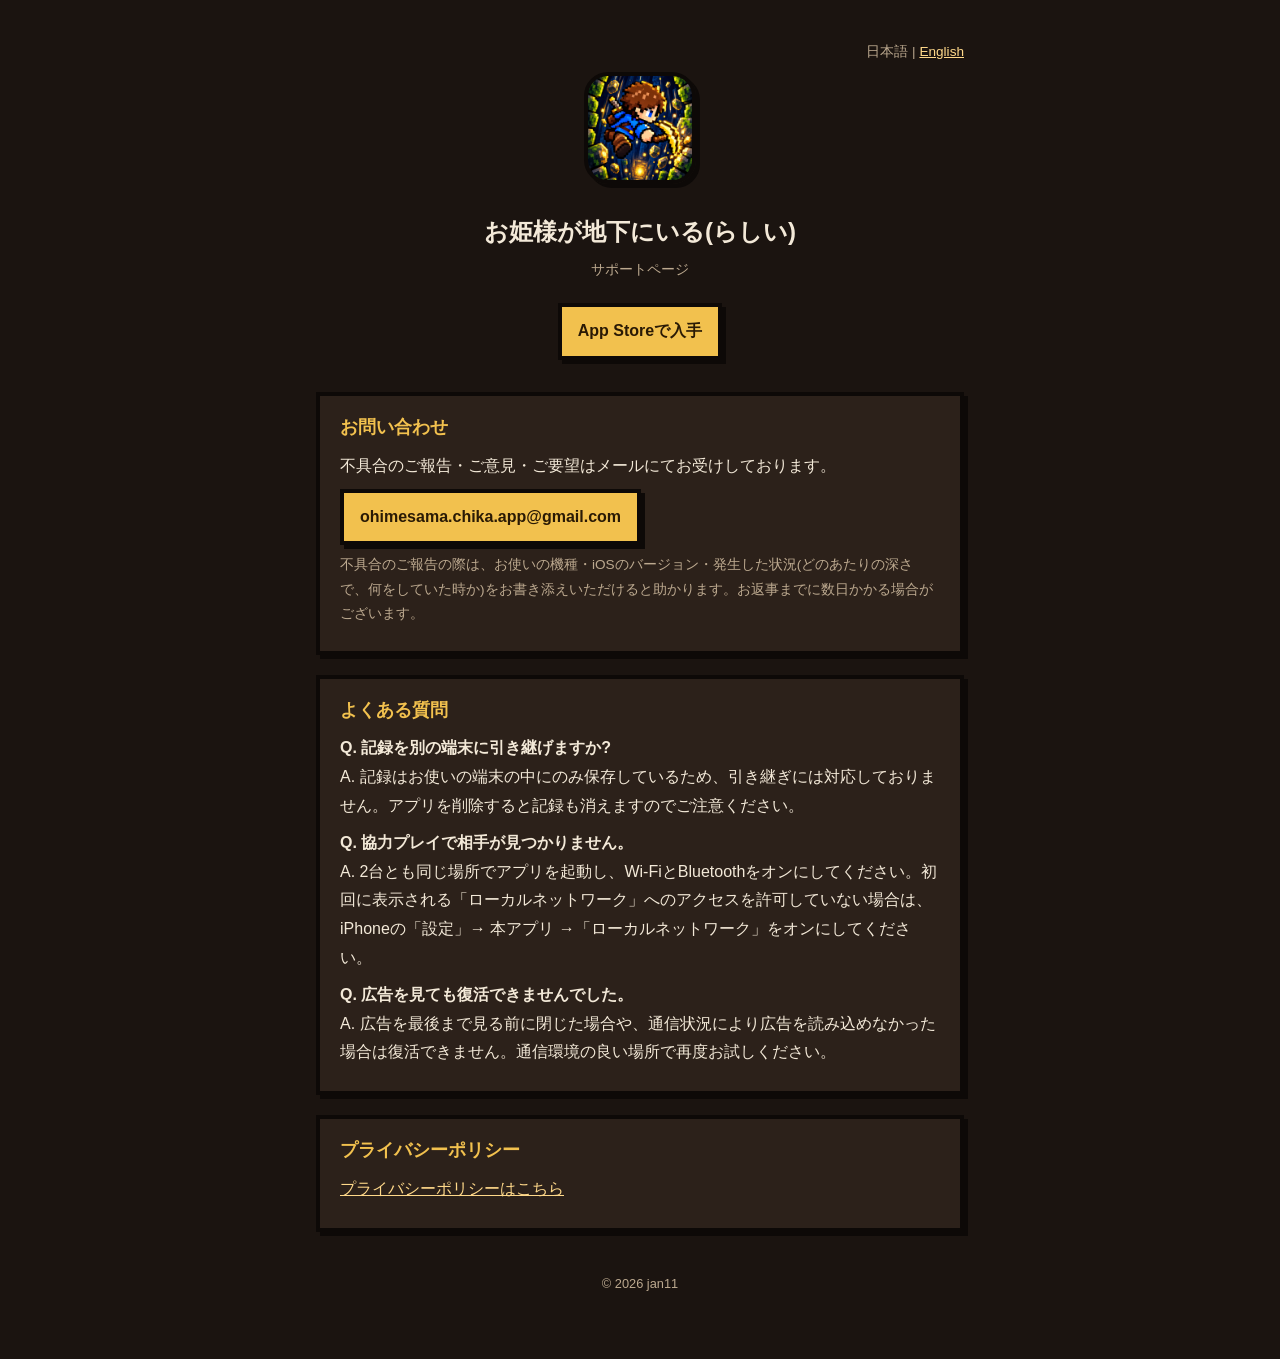
<file: index.html>
<!DOCTYPE html>
<html lang="ja">
<head>
  <meta charset="UTF-8">
  <meta name="viewport" content="width=device-width, initial-scale=1">
  <title>お姫様が地下にいる(らしい) サポート</title>
  <link rel="stylesheet" href="style.css">
</head>
<body>
<main>
  <p class="lang">日本語 | <a href="en/">English</a></p>
  <header>
    <img src="icon.png" alt="アプリアイコン">
    <h1>お姫様が地下にいる(らしい)</h1>
    <p class="sub">サポートページ</p>
    <p><a class="store" href="https://apps.apple.com/jp/app/id6816427554">App Storeで入手</a></p>
  </header>

  <section>
    <h2>お問い合わせ</h2>
    <p>不具合のご報告・ご意見・ご要望はメールにてお受けしております。</p>
    <p><a class="mail" href="mailto:ohimesama.chika.app@gmail.com">ohimesama.chika.app@gmail.com</a></p>
    <p class="note">不具合のご報告の際は、お使いの機種・iOSのバージョン・発生した状況(どのあたりの深さで、何をしていた時か)をお書き添えいただけると助かります。お返事までに数日かかる場合がございます。</p>
  </section>

  <section>
    <h2>よくある質問</h2>
    <p><strong>Q. 記録を別の端末に引き継げますか?</strong><br>
    A. 記録はお使いの端末の中にのみ保存しているため、引き継ぎには対応しておりません。アプリを削除すると記録も消えますのでご注意ください。</p>
    <p><strong>Q. 協力プレイで相手が見つかりません。</strong><br>
    A. 2台とも同じ場所でアプリを起動し、Wi-FiとBluetoothをオンにしてください。初回に表示される「ローカルネットワーク」へのアクセスを許可していない場合は、iPhoneの「設定」→ 本アプリ →「ローカルネットワーク」をオンにしてください。</p>
    <p><strong>Q. 広告を見ても復活できませんでした。</strong><br>
    A. 広告を最後まで見る前に閉じた場合や、通信状況により広告を読み込めなかった場合は復活できません。通信環境の良い場所で再度お試しください。</p>
  </section>

  <section>
    <h2>プライバシーポリシー</h2>
    <p><a href="privacy.html">プライバシーポリシーはこちら</a></p>
  </section>

  <footer>&copy; 2026 jan11</footer>
</main>
</body>
</html>
</file>
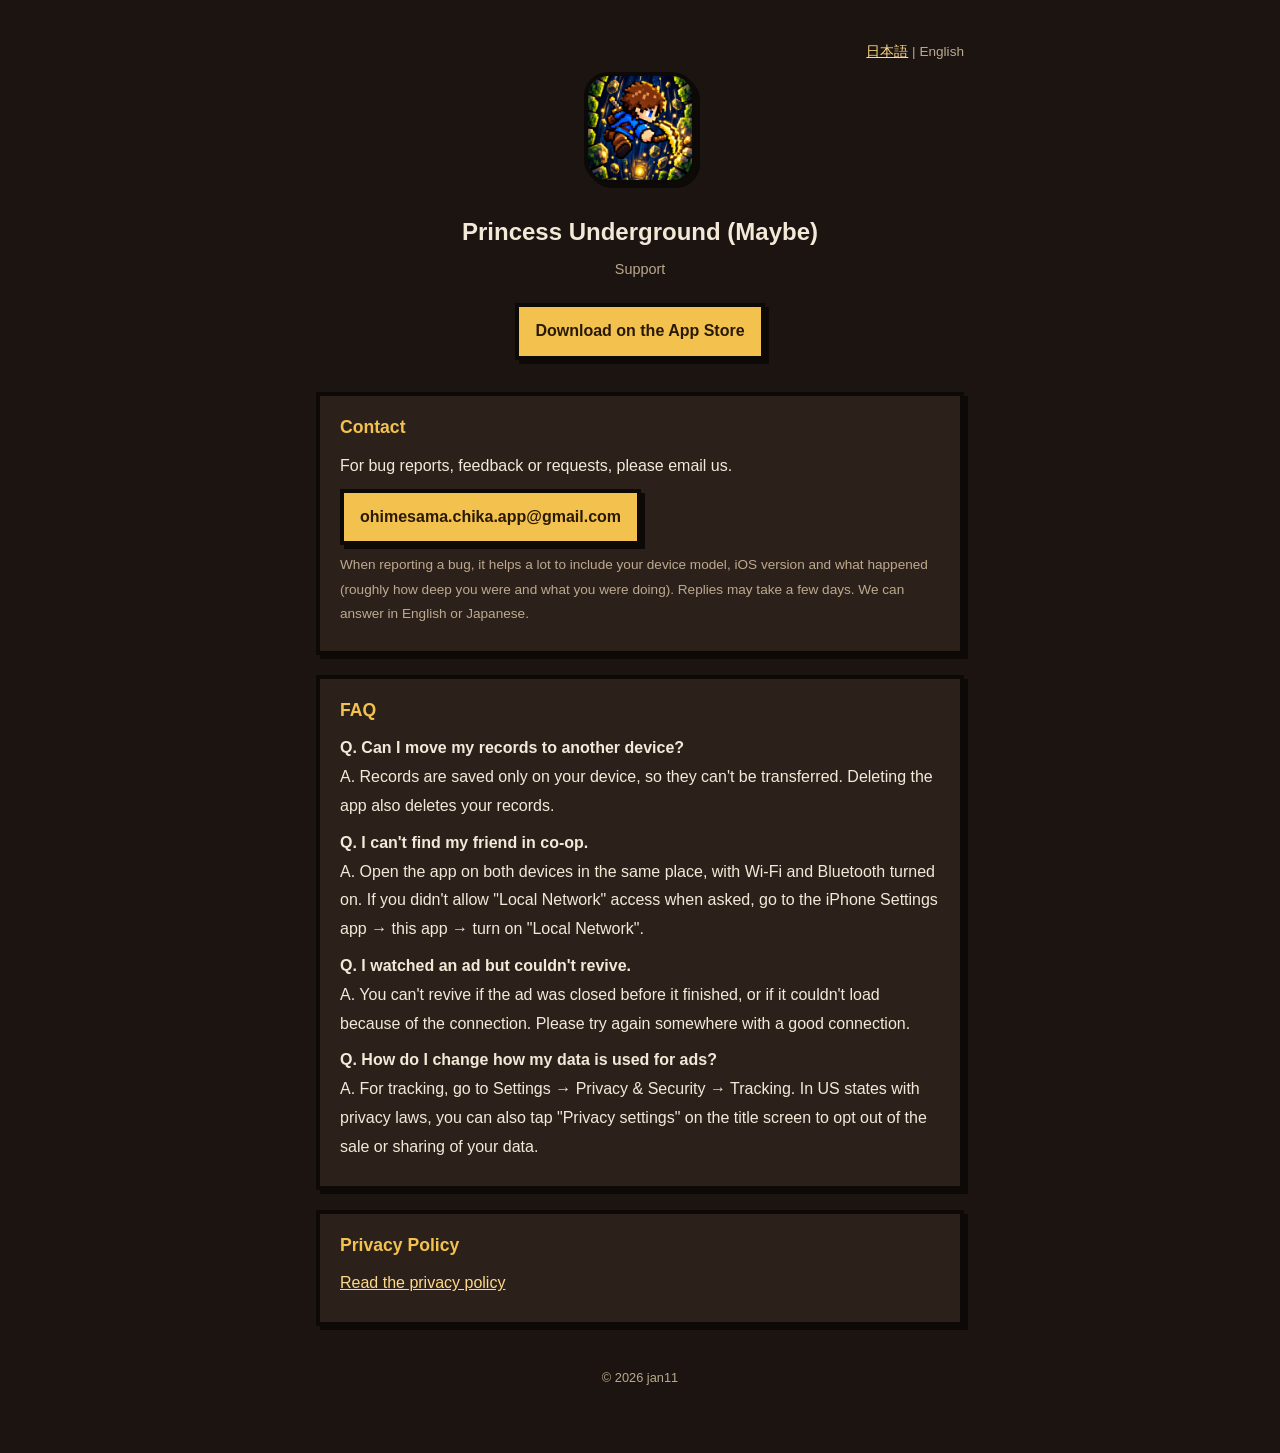
<file: en/index.html>
<!DOCTYPE html>
<html lang="en">
<head>
  <meta charset="UTF-8">
  <meta name="viewport" content="width=device-width, initial-scale=1">
  <title>Princess Underground (Maybe) Support</title>
  <link rel="stylesheet" href="../style.css">
</head>
<body>
<main>
  <p class="lang"><a href="../">日本語</a> | English</p>
  <header>
    <img src="../icon.png" alt="App icon">
    <h1>Princess Underground (Maybe)</h1>
    <p class="sub">Support</p>
    <p><a class="store" href="https://apps.apple.com/app/id6816427554">Download on the App Store</a></p>
  </header>

  <section>
    <h2>Contact</h2>
    <p>For bug reports, feedback or requests, please email us.</p>
    <p><a class="mail" href="mailto:ohimesama.chika.app@gmail.com">ohimesama.chika.app@gmail.com</a></p>
    <p class="note">When reporting a bug, it helps a lot to include your device model, iOS version and what happened (roughly how deep you were and what you were doing). Replies may take a few days. We can answer in English or Japanese.</p>
  </section>

  <section>
    <h2>FAQ</h2>
    <p><strong>Q. Can I move my records to another device?</strong><br>
    A. Records are saved only on your device, so they can't be transferred. Deleting the app also deletes your records.</p>
    <p><strong>Q. I can't find my friend in co-op.</strong><br>
    A. Open the app on both devices in the same place, with Wi-Fi and Bluetooth turned on. If you didn't allow "Local Network" access when asked, go to the iPhone Settings app → this app → turn on "Local Network".</p>
    <p><strong>Q. I watched an ad but couldn't revive.</strong><br>
    A. You can't revive if the ad was closed before it finished, or if it couldn't load because of the connection. Please try again somewhere with a good connection.</p>
    <p><strong>Q. How do I change how my data is used for ads?</strong><br>
    A. For tracking, go to Settings → Privacy &amp; Security → Tracking. In US states with privacy laws, you can also tap "Privacy settings" on the title screen to opt out of the sale or sharing of your data.</p>
  </section>

  <section>
    <h2>Privacy Policy</h2>
    <p><a href="privacy.html">Read the privacy policy</a></p>
  </section>

  <footer>&copy; 2026 jan11</footer>
</main>
</body>
</html>
</file>
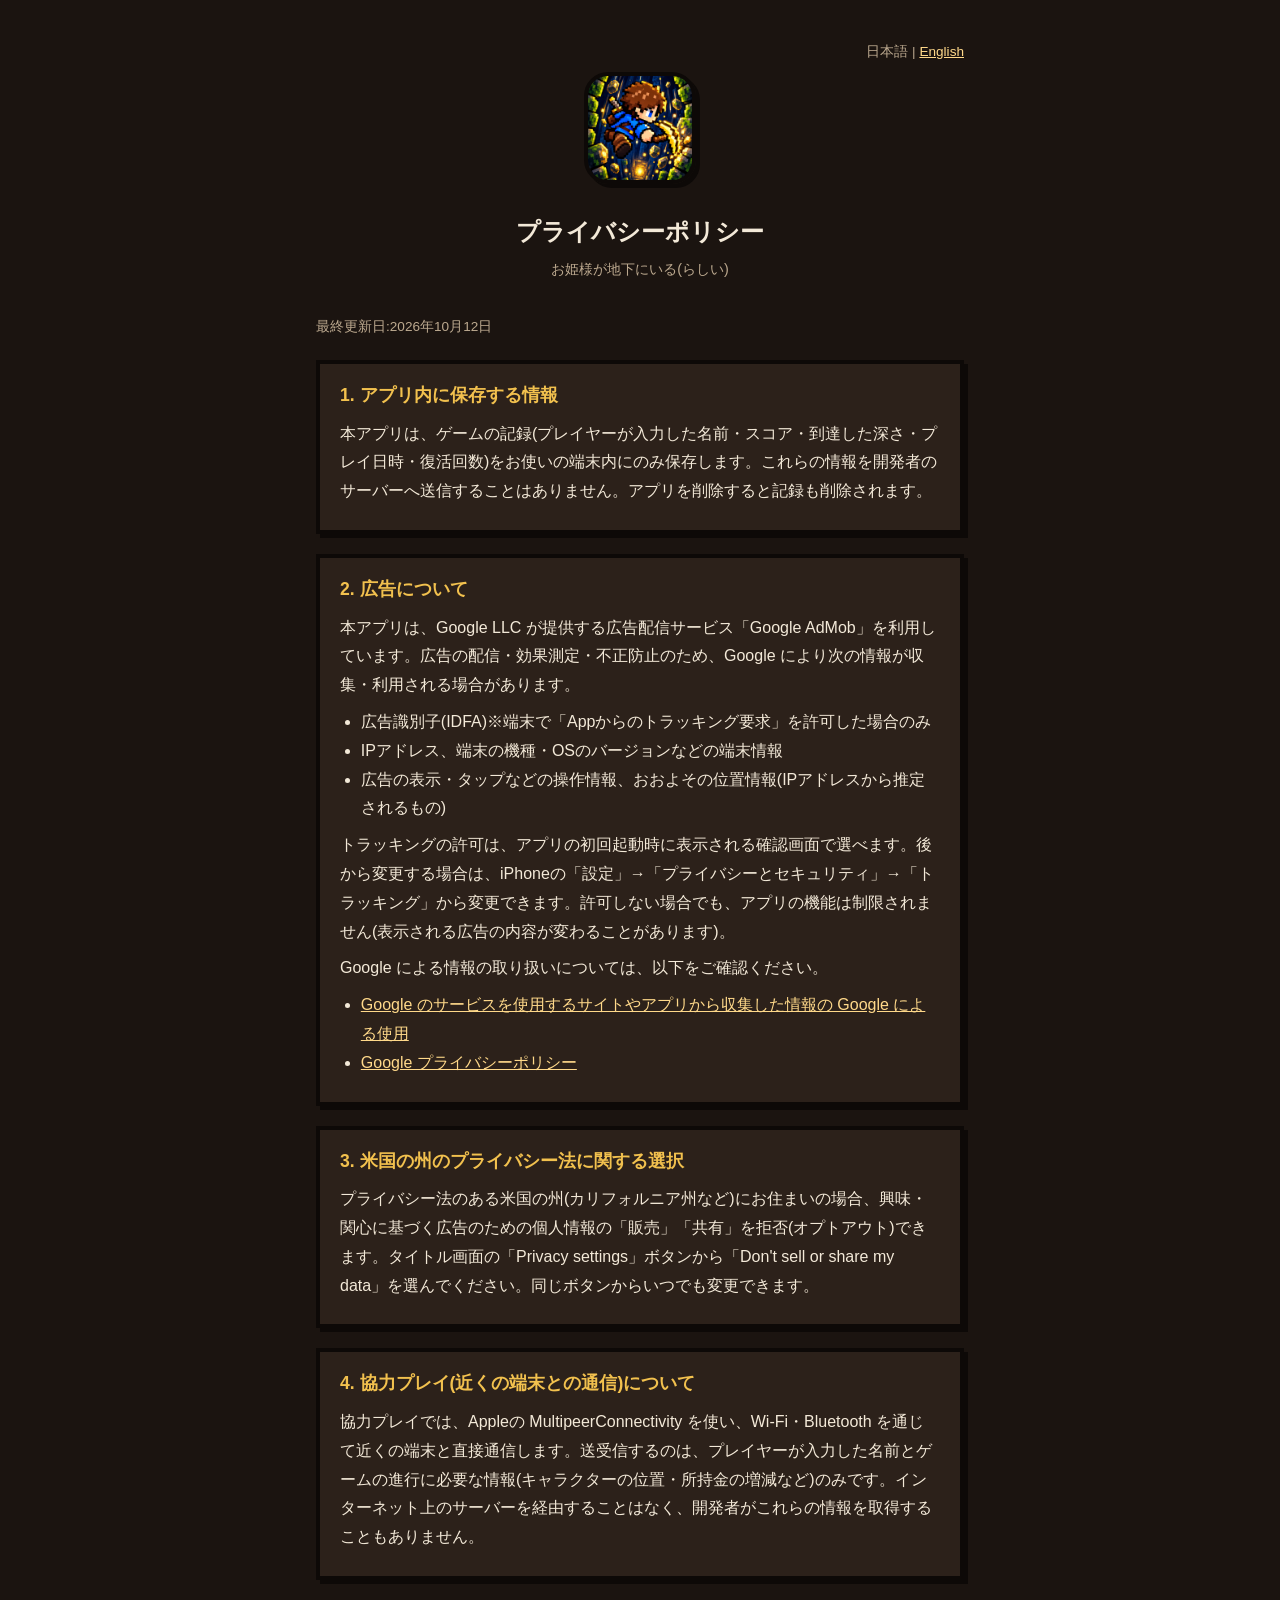
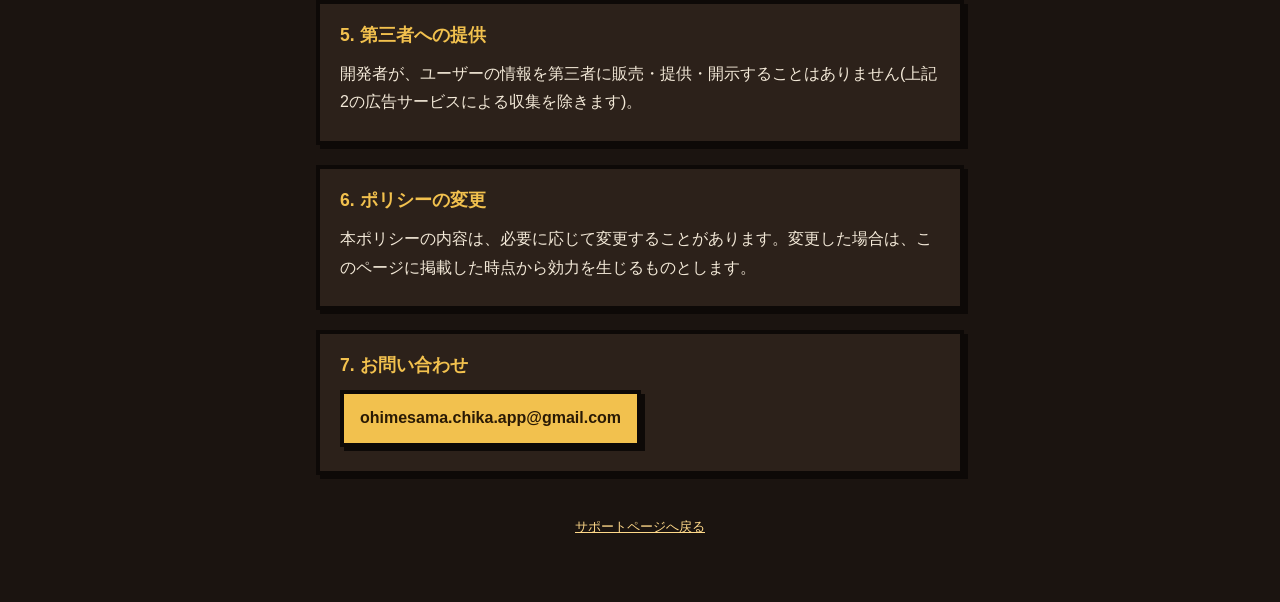
<file: privacy.html>
<!DOCTYPE html>
<html lang="ja">
<head>
  <meta charset="UTF-8">
  <meta name="viewport" content="width=device-width, initial-scale=1">
  <title>お姫様が地下にいる(らしい) プライバシーポリシー</title>
  <link rel="stylesheet" href="style.css">
</head>
<body>
<main>
  <p class="lang">日本語 | <a href="en/privacy.html">English</a></p>
  <header>
    <img src="icon.png" alt="アプリアイコン">
    <h1>プライバシーポリシー</h1>
    <p class="sub">お姫様が地下にいる(らしい)</p>
  </header>

  <p class="note">最終更新日:2026年10月12日</p>

  <section>
    <h2>1. アプリ内に保存する情報</h2>
    <p>本アプリは、ゲームの記録(プレイヤーが入力した名前・スコア・到達した深さ・プレイ日時・復活回数)をお使いの端末内にのみ保存します。これらの情報を開発者のサーバーへ送信することはありません。アプリを削除すると記録も削除されます。</p>
  </section>

  <section>
    <h2>2. 広告について</h2>
    <p>本アプリは、Google LLC が提供する広告配信サービス「Google AdMob」を利用しています。広告の配信・効果測定・不正防止のため、Google により次の情報が収集・利用される場合があります。</p>
    <ul>
      <li>広告識別子(IDFA)※端末で「Appからのトラッキング要求」を許可した場合のみ</li>
      <li>IPアドレス、端末の機種・OSのバージョンなどの端末情報</li>
      <li>広告の表示・タップなどの操作情報、おおよその位置情報(IPアドレスから推定されるもの)</li>
    </ul>
    <p>トラッキングの許可は、アプリの初回起動時に表示される確認画面で選べます。後から変更する場合は、iPhoneの「設定」→「プライバシーとセキュリティ」→「トラッキング」から変更できます。許可しない場合でも、アプリの機能は制限されません(表示される広告の内容が変わることがあります)。</p>
    <p>Google による情報の取り扱いについては、以下をご確認ください。</p>
    <ul>
      <li><a href="https://policies.google.com/technologies/partner-sites?hl=ja" target="_blank" rel="noopener">Google のサービスを使用するサイトやアプリから収集した情報の Google による使用</a></li>
      <li><a href="https://policies.google.com/privacy?hl=ja" target="_blank" rel="noopener">Google プライバシーポリシー</a></li>
    </ul>
  </section>

  <section>
    <h2>3. 米国の州のプライバシー法に関する選択</h2>
    <p>プライバシー法のある米国の州(カリフォルニア州など)にお住まいの場合、興味・関心に基づく広告のための個人情報の「販売」「共有」を拒否(オプトアウト)できます。タイトル画面の「Privacy settings」ボタンから「Don't sell or share my data」を選んでください。同じボタンからいつでも変更できます。</p>
  </section>

  <section>
    <h2>4. 協力プレイ(近くの端末との通信)について</h2>
    <p>協力プレイでは、Appleの MultipeerConnectivity を使い、Wi-Fi・Bluetooth を通じて近くの端末と直接通信します。送受信するのは、プレイヤーが入力した名前とゲームの進行に必要な情報(キャラクターの位置・所持金の増減など)のみです。インターネット上のサーバーを経由することはなく、開発者がこれらの情報を取得することもありません。</p>
  </section>

  <section>
    <h2>5. 第三者への提供</h2>
    <p>開発者が、ユーザーの情報を第三者に販売・提供・開示することはありません(上記2の広告サービスによる収集を除きます)。</p>
  </section>

  <section>
    <h2>6. ポリシーの変更</h2>
    <p>本ポリシーの内容は、必要に応じて変更することがあります。変更した場合は、このページに掲載した時点から効力を生じるものとします。</p>
  </section>

  <section>
    <h2>7. お問い合わせ</h2>
    <p><a class="mail" href="mailto:ohimesama.chika.app@gmail.com">ohimesama.chika.app@gmail.com</a></p>
  </section>

  <footer><a href="./">サポートページへ戻る</a></footer>
</main>
</body>
</html>
</file>
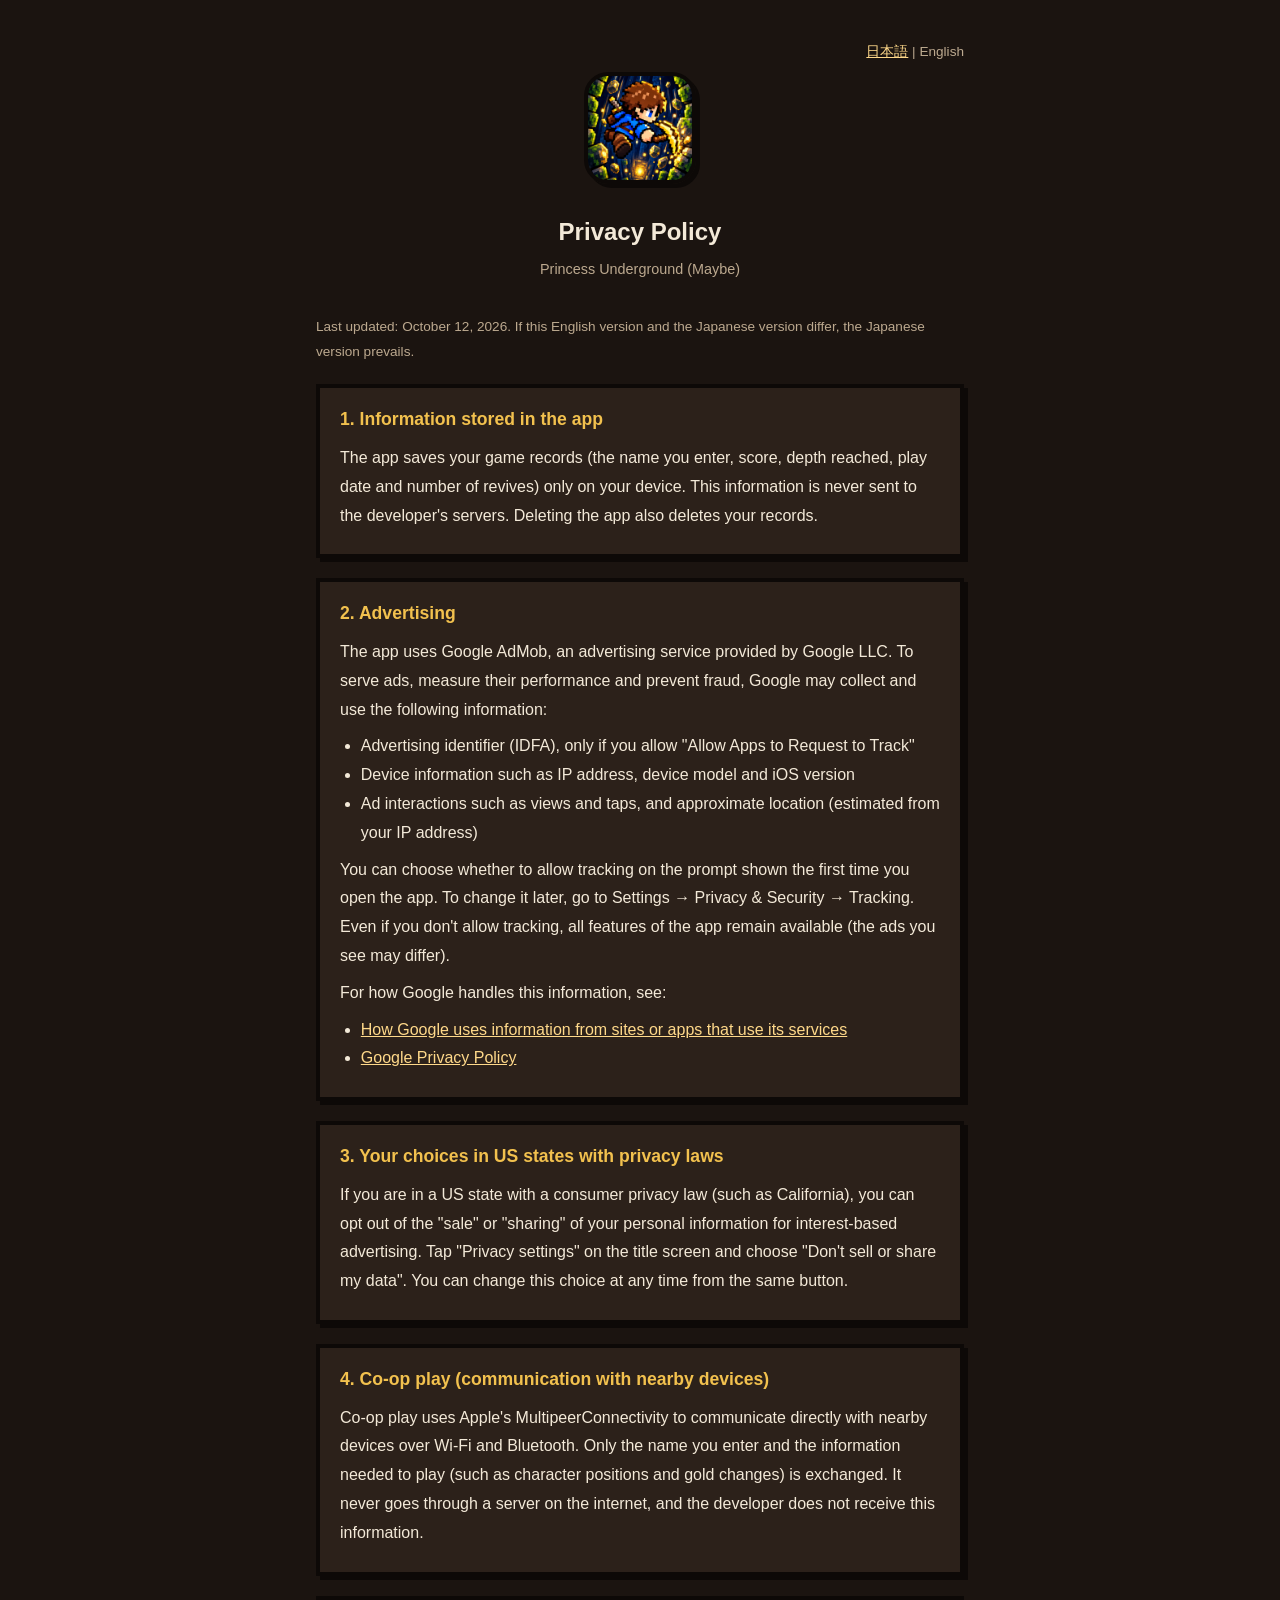
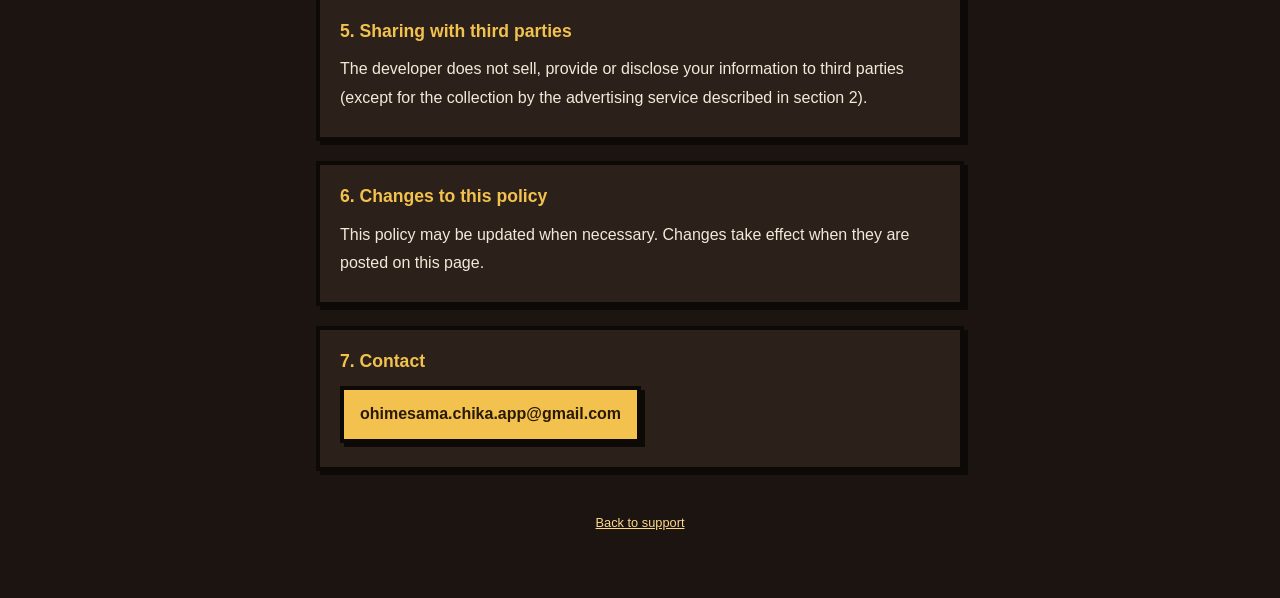
<file: en/privacy.html>
<!DOCTYPE html>
<html lang="en">
<head>
  <meta charset="UTF-8">
  <meta name="viewport" content="width=device-width, initial-scale=1">
  <title>Princess Underground (Maybe) Privacy Policy</title>
  <link rel="stylesheet" href="../style.css">
</head>
<body>
<main>
  <p class="lang"><a href="../privacy.html">日本語</a> | English</p>
  <header>
    <img src="../icon.png" alt="App icon">
    <h1>Privacy Policy</h1>
    <p class="sub">Princess Underground (Maybe)</p>
  </header>

  <p class="note">Last updated: October 12, 2026. If this English version and the Japanese version differ, the Japanese version prevails.</p>

  <section>
    <h2>1. Information stored in the app</h2>
    <p>The app saves your game records (the name you enter, score, depth reached, play date and number of revives) only on your device. This information is never sent to the developer's servers. Deleting the app also deletes your records.</p>
  </section>

  <section>
    <h2>2. Advertising</h2>
    <p>The app uses Google AdMob, an advertising service provided by Google LLC. To serve ads, measure their performance and prevent fraud, Google may collect and use the following information:</p>
    <ul>
      <li>Advertising identifier (IDFA), only if you allow "Allow Apps to Request to Track"</li>
      <li>Device information such as IP address, device model and iOS version</li>
      <li>Ad interactions such as views and taps, and approximate location (estimated from your IP address)</li>
    </ul>
    <p>You can choose whether to allow tracking on the prompt shown the first time you open the app. To change it later, go to Settings → Privacy &amp; Security → Tracking. Even if you don't allow tracking, all features of the app remain available (the ads you see may differ).</p>
    <p>For how Google handles this information, see:</p>
    <ul>
      <li><a href="https://policies.google.com/technologies/partner-sites" target="_blank" rel="noopener">How Google uses information from sites or apps that use its services</a></li>
      <li><a href="https://policies.google.com/privacy" target="_blank" rel="noopener">Google Privacy Policy</a></li>
    </ul>
  </section>

  <section>
    <h2>3. Your choices in US states with privacy laws</h2>
    <p>If you are in a US state with a consumer privacy law (such as California), you can opt out of the "sale" or "sharing" of your personal information for interest-based advertising. Tap "Privacy settings" on the title screen and choose "Don't sell or share my data". You can change this choice at any time from the same button.</p>
  </section>

  <section>
    <h2>4. Co-op play (communication with nearby devices)</h2>
    <p>Co-op play uses Apple's MultipeerConnectivity to communicate directly with nearby devices over Wi-Fi and Bluetooth. Only the name you enter and the information needed to play (such as character positions and gold changes) is exchanged. It never goes through a server on the internet, and the developer does not receive this information.</p>
  </section>

  <section>
    <h2>5. Sharing with third parties</h2>
    <p>The developer does not sell, provide or disclose your information to third parties (except for the collection by the advertising service described in section 2).</p>
  </section>

  <section>
    <h2>6. Changes to this policy</h2>
    <p>This policy may be updated when necessary. Changes take effect when they are posted on this page.</p>
  </section>

  <section>
    <h2>7. Contact</h2>
    <p><a class="mail" href="mailto:ohimesama.chika.app@gmail.com">ohimesama.chika.app@gmail.com</a></p>
  </section>

  <footer><a href="./">Back to support</a></footer>
</main>
</body>
</html>
</file>
<file: style.css>
:root {
  --bg: #1b1410;
  --panel: #2c211a;
  --border: #0d0907;
  --text: #f3e9d8;
  --muted: #bca98f;
  --accent: #f2c14e;
  --link: #ffd98a;
}
* { box-sizing: border-box; }
body {
  margin: 0;
  background: var(--bg);
  color: var(--text);
  font-family: "Hiragino Sans", "Hiragino Kaku Gothic ProN", "Noto Sans JP", sans-serif;
  line-height: 1.8;
}
main { max-width: 680px; margin: 0 auto; padding: 40px 16px 64px; }
header { text-align: center; margin-bottom: 32px; }
header img {
  width: 112px; height: 112px;
  border-radius: 24px;
  border: 4px solid var(--border);
  box-shadow: 4px 4px 0 var(--border);
}
h1 { font-size: 1.5rem; margin: 16px 0 4px; }
.sub { color: var(--muted); margin: 0; font-size: .9rem; }
section {
  background: var(--panel);
  border: 4px solid var(--border);
  box-shadow: 4px 4px 0 var(--border);
  padding: 16px 20px;
  margin: 20px 0;
}
h2 { font-size: 1.1rem; color: var(--accent); margin: 0 0 8px; }
p, ul { margin: 8px 0; }
ul { padding-left: 1.3em; }
a { color: var(--link); }
.mail, .store {
  display: inline-block;
  background: var(--accent);
  color: #2a1a05;
  font-weight: bold;
  text-decoration: none;
  padding: 10px 16px;
  border: 4px solid var(--border);
  box-shadow: 4px 4px 0 var(--border);
  word-break: break-all;
}
.store { margin-top: 12px; }
.note { color: var(--muted); font-size: .85rem; }
footer { text-align: center; color: var(--muted); font-size: .8rem; margin-top: 40px; }
.lang { text-align: right; font-size: .85rem; color: var(--muted); margin: 0 0 8px; }
</file>
